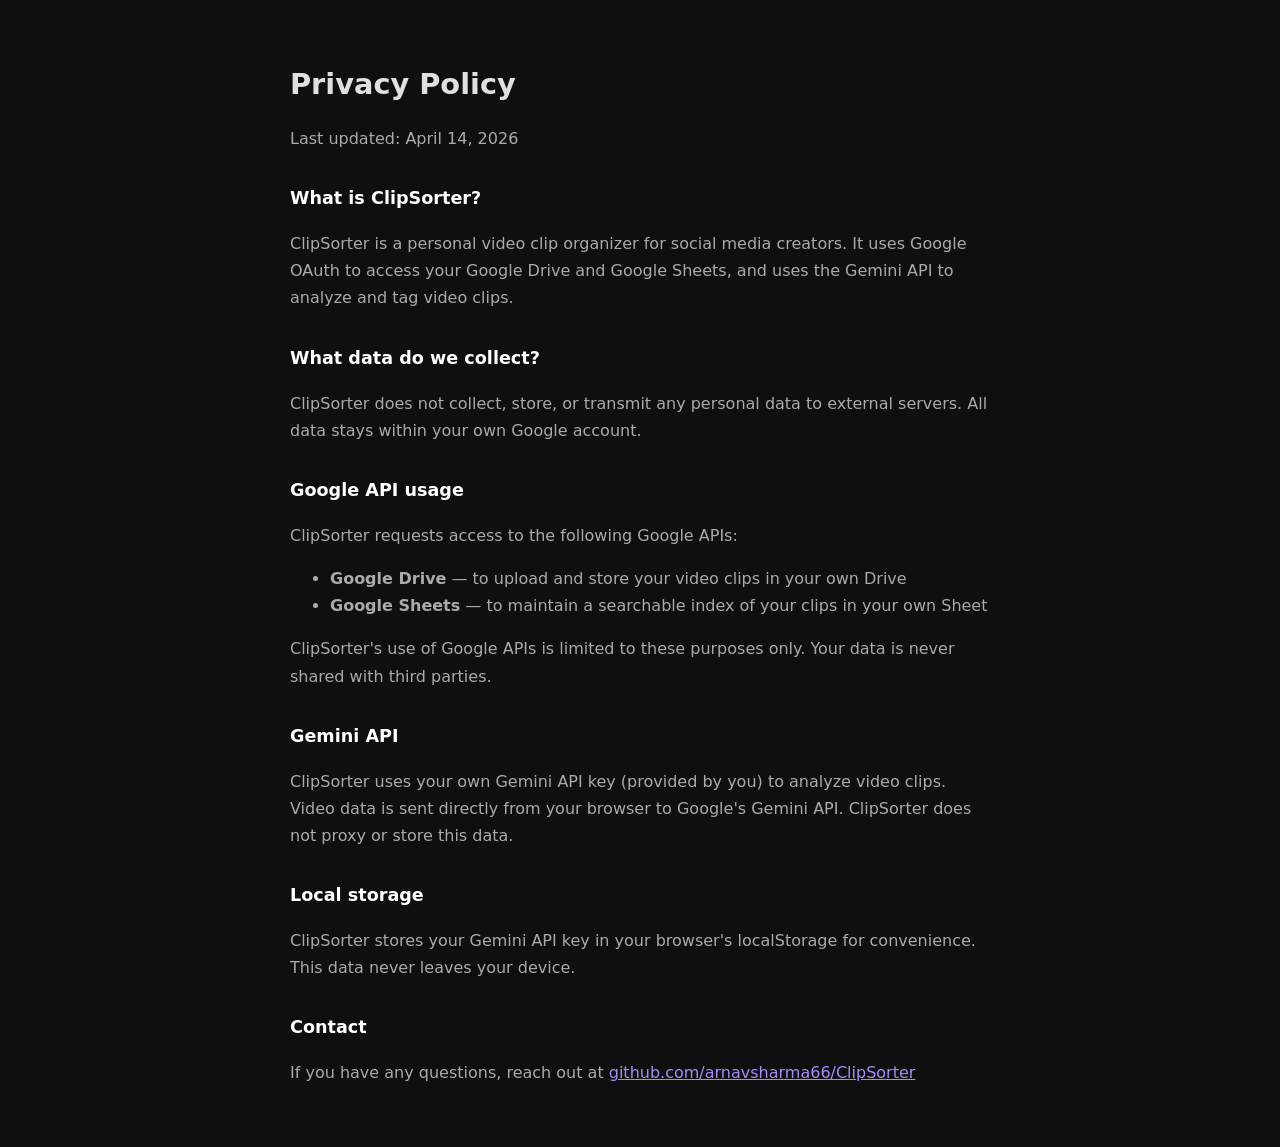
<file: privacy.html>
<!DOCTYPE html>
<html lang="en">
<head>
  <meta charset="UTF-8">
  <meta name="viewport" content="width=device-width, initial-scale=1.0">
  <title>Privacy Policy — ClipSorter</title>
  <style>
    body { font-family: system-ui, sans-serif; max-width: 700px; margin: 60px auto; padding: 0 20px; color: #e0e0e0; background: #0f0f0f; line-height: 1.7; }
    h1 { font-size: 1.8rem; margin-bottom: 4px; }
    h2 { font-size: 1.1rem; margin-top: 32px; color: #fff; }
    p, li { color: #aaa; }
    a { color: #a78bfa; }
  </style>
</head>
<body>
  <h1>Privacy Policy</h1>
  <p>Last updated: April 14, 2026</p>

  <h2>What is ClipSorter?</h2>
  <p>ClipSorter is a personal video clip organizer for social media creators. It uses Google OAuth to access your Google Drive and Google Sheets, and uses the Gemini API to analyze and tag video clips.</p>

  <h2>What data do we collect?</h2>
  <p>ClipSorter does not collect, store, or transmit any personal data to external servers. All data stays within your own Google account.</p>

  <h2>Google API usage</h2>
  <p>ClipSorter requests access to the following Google APIs:</p>
  <ul>
    <li><strong>Google Drive</strong> — to upload and store your video clips in your own Drive</li>
    <li><strong>Google Sheets</strong> — to maintain a searchable index of your clips in your own Sheet</li>
  </ul>
  <p>ClipSorter's use of Google APIs is limited to these purposes only. Your data is never shared with third parties.</p>

  <h2>Gemini API</h2>
  <p>ClipSorter uses your own Gemini API key (provided by you) to analyze video clips. Video data is sent directly from your browser to Google's Gemini API. ClipSorter does not proxy or store this data.</p>

  <h2>Local storage</h2>
  <p>ClipSorter stores your Gemini API key in your browser's localStorage for convenience. This data never leaves your device.</p>

  <h2>Contact</h2>
  <p>If you have any questions, reach out at <a href="https://github.com/arnavsharma66/ClipSorter">github.com/arnavsharma66/ClipSorter</a></p>
</body>
</html>
</file>
